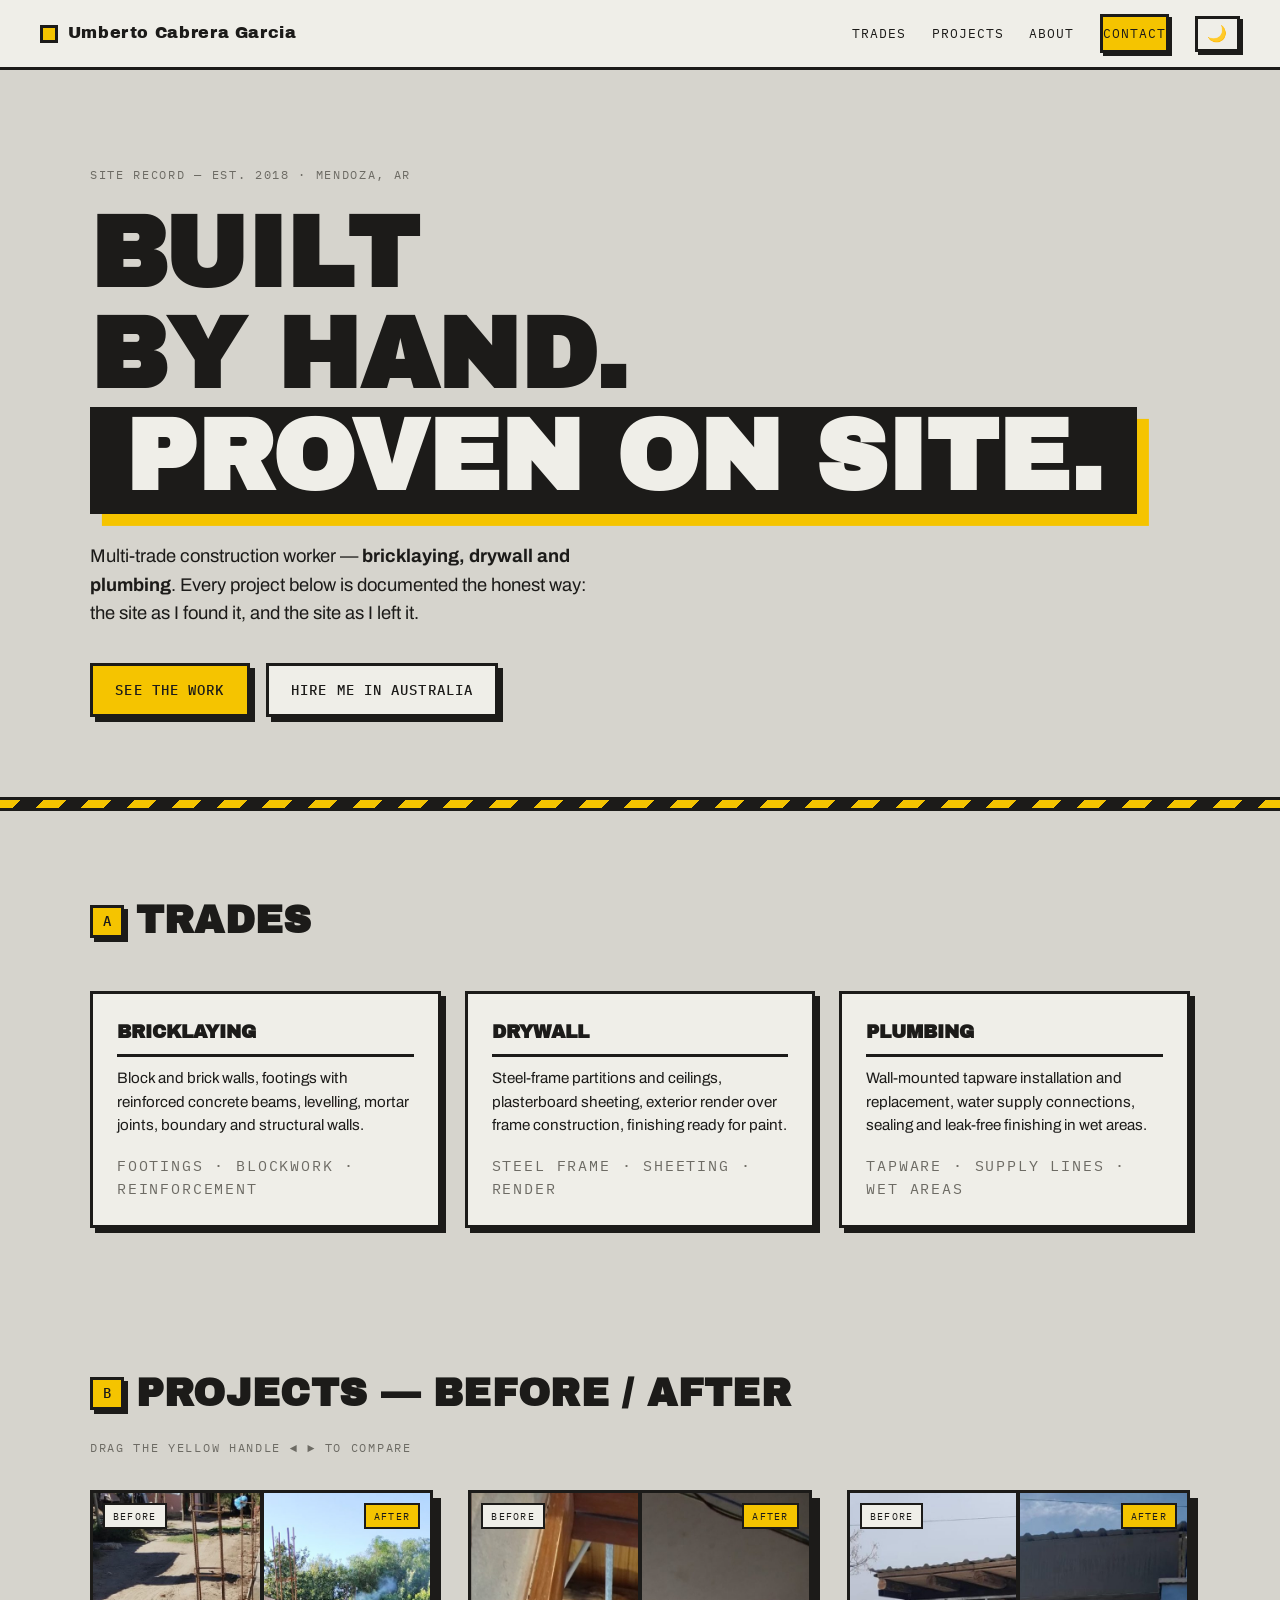
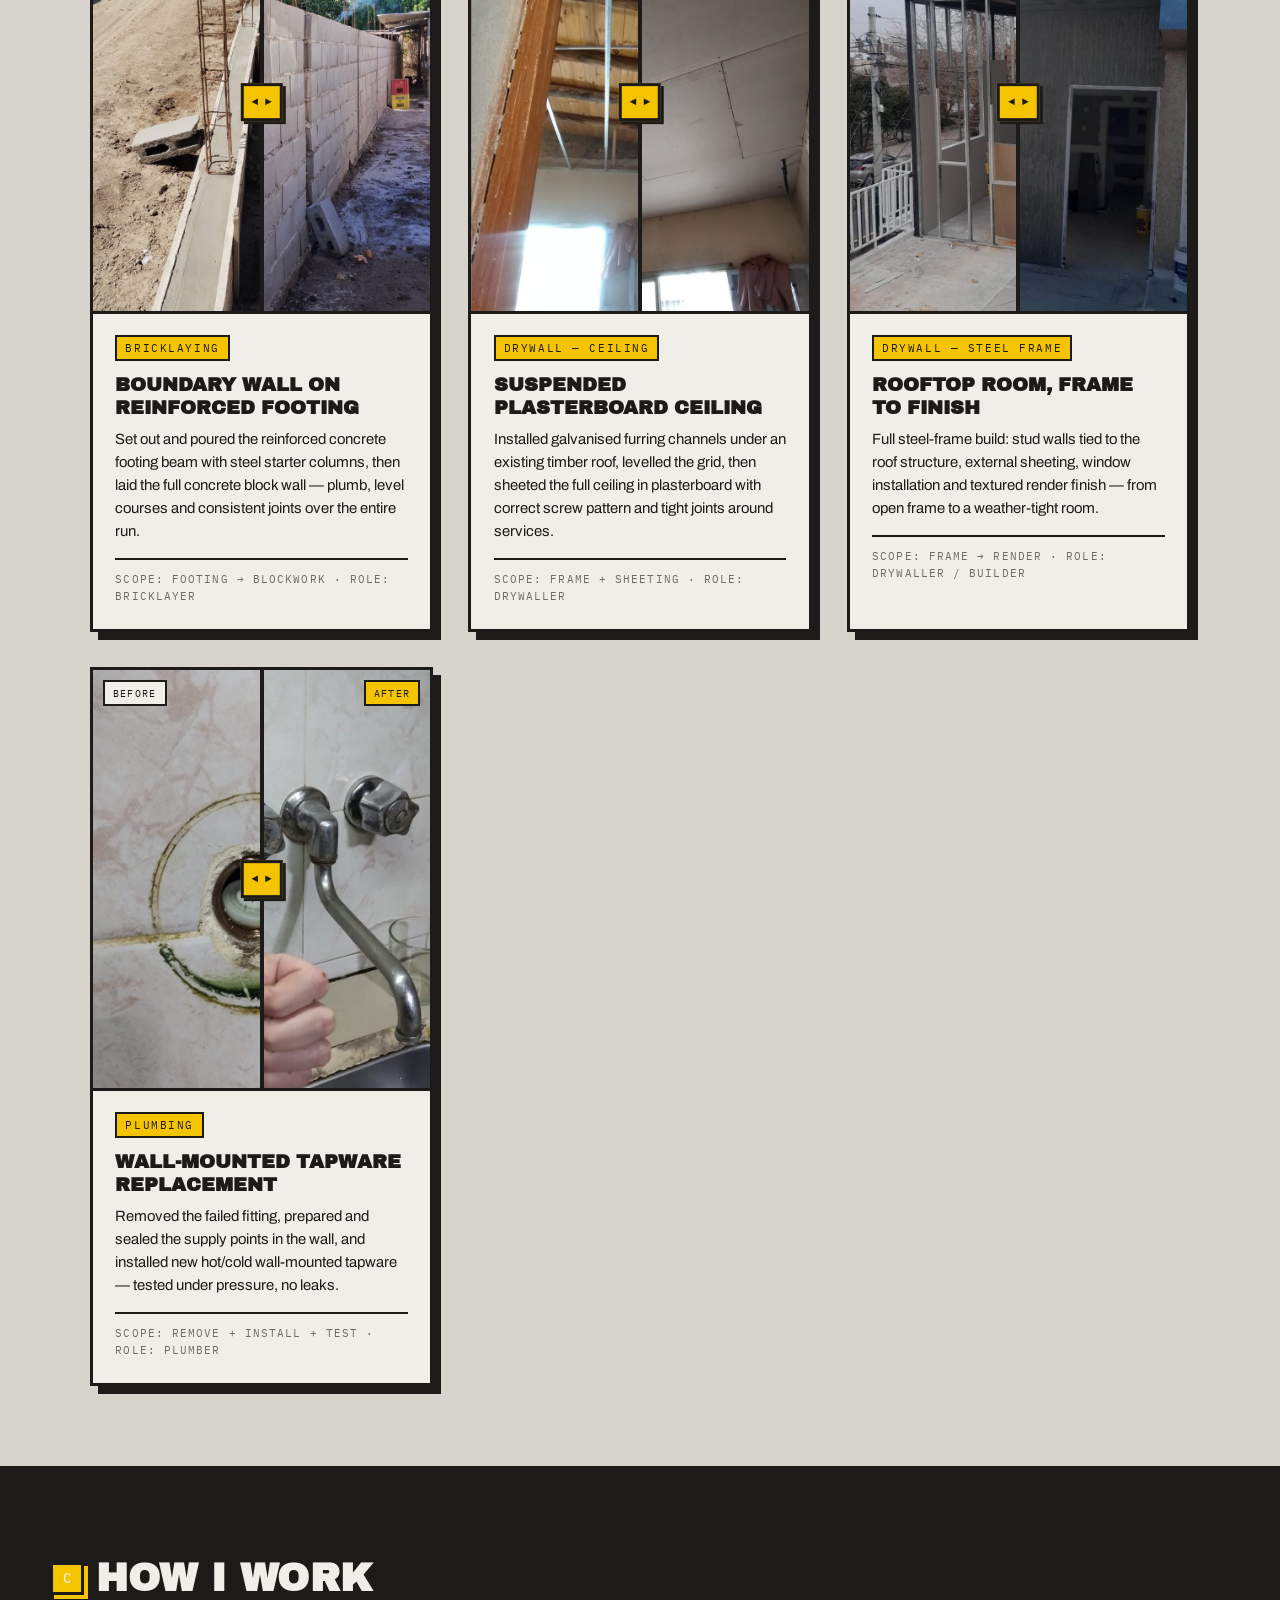
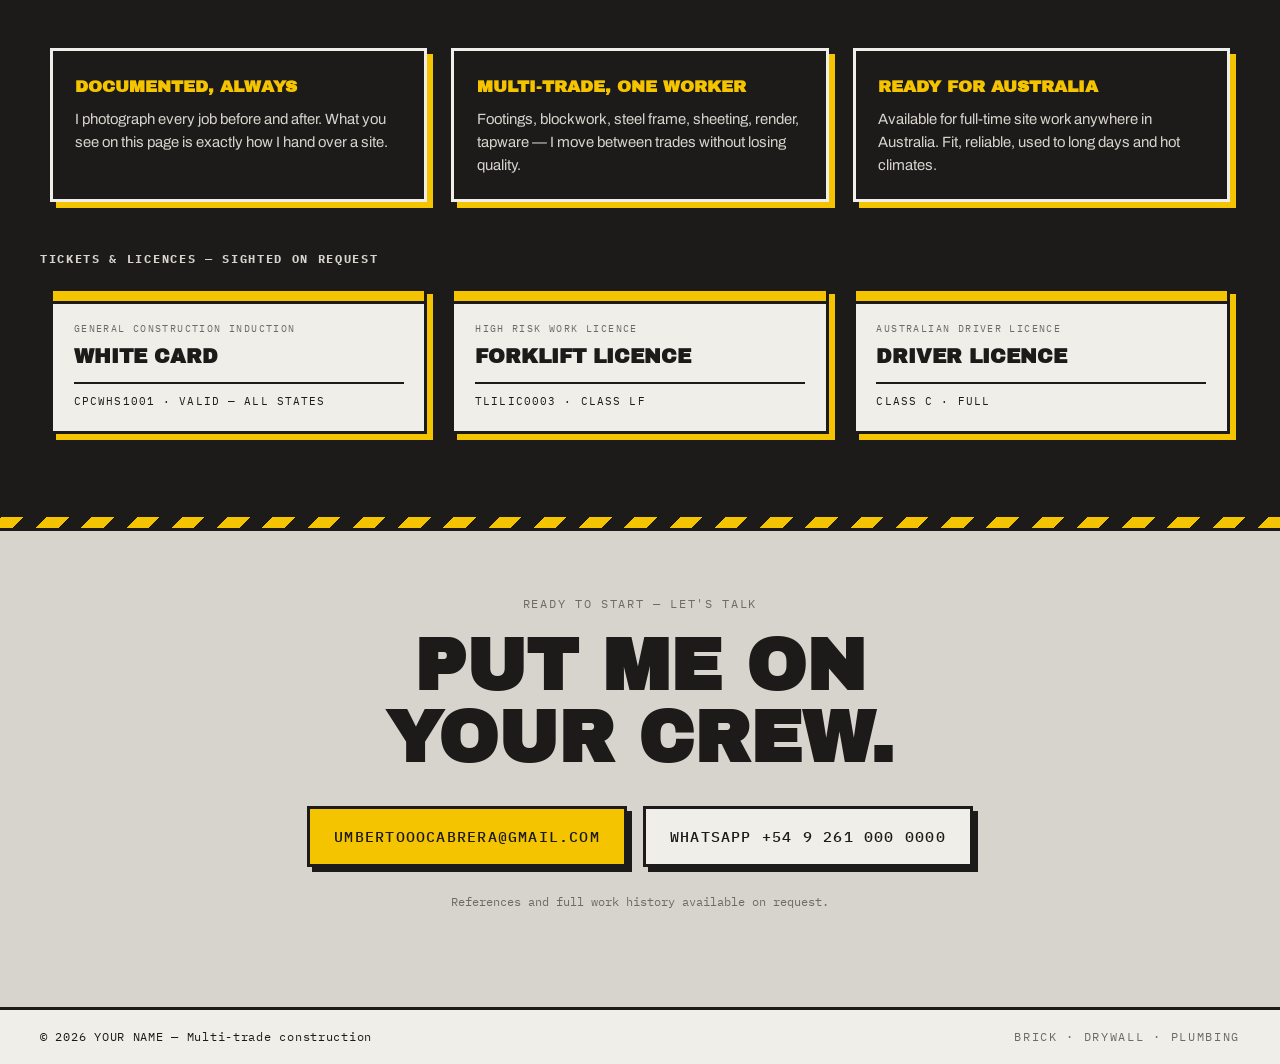
<file: index.html>
<!DOCTYPE html>
<html lang="en">
<head>
  <meta charset="UTF-8" />
  <meta name="viewport" content="width=device-width, initial-scale=1.0, viewport-fit=cover" />
  <title>BlueCollar Portfolio — Bricklaying · Drywall · Plumbing</title>
  <meta name="description" content="Hands-on construction portfolio: bricklaying, drywall and plumbing. Before/after project record. Ready to work in Australia." />

  <link rel="preconnect" href="https://fonts.googleapis.com" />
  <link rel="preconnect" href="https://fonts.gstatic.com" crossorigin />
  <link rel="preload" as="style" href="https://fonts.googleapis.com/css2?family=Archivo+Black&family=Archivo:wght@400;500;600&family=IBM+Plex+Mono:wght@400;500&display=swap" />
  <link href="https://fonts.googleapis.com/css2?family=Archivo+Black&family=Archivo:wght@400;500;600&family=IBM+Plex+Mono:wght@400;500&display=swap" rel="stylesheet" media="print" onload="this.media='all'" />
  <noscript><link href="https://fonts.googleapis.com/css2?family=Archivo+Black&family=Archivo:wght@400;500;600&family=IBM+Plex+Mono:wght@400;500&display=swap" rel="stylesheet" /></noscript>

  <link rel="stylesheet" href="styles.css" />
</head>
<body>

  <!-- ===== HEADER ===== -->
  <header class="site-header">
    <a class="brand" href="#top">
      <span class="brand__mark" aria-hidden="true"></span>
      <!-- EDITA AQUÍ: tu nombre -->
      <span class="brand__name">Umberto Cabrera Garcia</span>
    </a>
    <nav class="site-nav" aria-label="Main">
      <a href="#trades">Trades</a>
      <a href="#projects">Projects</a>
      <a href="#about">About</a>
      <a class="nav-cta" href="#contact">Contact</a>
      <button class="theme-toggle" id="themeToggle" aria-label="Toggle dark mode" title="Toggle dark mode">
        <span class="theme-toggle__icon">🌙</span>
      </button>
    </nav>
  </header>

  <main id="top">

    <!-- ===== HERO ===== -->
    <section class="hero">
      <p class="stamp reveal">SITE RECORD — EST. 2018 · MENDOZA, AR</p>
      <h1 class="hero__title reveal">
        <span>BUILT</span>
        <span>BY&nbsp;HAND.</span>
        <span class="hero__title-accent">PROVEN ON SITE.</span>
      </h1>
      <p class="hero__lede reveal">
        Multi-trade construction worker — <strong>bricklaying, drywall and plumbing</strong>.
        Every project below is documented the honest way: the site as I found it,
        and the site as I left it.
      </p>
      <div class="hero__actions reveal">
        <a class="btn btn--solid" href="#projects">See the work</a>
        <a class="btn btn--line" href="#contact">Hire me in Australia</a>
      </div>
      <div class="hazard" aria-hidden="true"></div>
    </section>

    <!-- ===== TRADES ===== -->
    <section class="trades" id="trades">
      <h2 class="section-title"><span class="section-title__no">A</span>Trades</h2>
      <div class="trades__grid">
        <article class="trade reveal">
          <h3>Bricklaying</h3>
          <p>Block and brick walls, footings with reinforced concrete beams, levelling, mortar joints, boundary and structural walls.</p>
          <p class="trade__spec">FOOTINGS · BLOCKWORK · REINFORCEMENT</p>
        </article>
        <article class="trade reveal">
          <h3>Drywall</h3>
          <p>Steel-frame partitions and ceilings, plasterboard sheeting, exterior render over frame construction, finishing ready for paint.</p>
          <p class="trade__spec">STEEL FRAME · SHEETING · RENDER</p>
        </article>
        <article class="trade reveal">
          <h3>Plumbing</h3>
          <p>Wall-mounted tapware installation and replacement, water supply connections, sealing and leak-free finishing in wet areas.</p>
          <p class="trade__spec">TAPWARE · SUPPLY LINES · WET AREAS</p>
        </article>
      </div>
    </section>

    <!-- ===== PROJECTS ===== -->
    <section class="projects" id="projects">
      <h2 class="section-title"><span class="section-title__no">B</span>Projects — before / after</h2>
      <p class="projects__hint stamp">DRAG THE YELLOW HANDLE ◄ ► TO COMPARE</p>

      <div class="projects__grid">

        <!-- Card 1: Bricklaying -->
        <article class="card reveal">
          <div class="compare" data-compare>
            <img class="compare__img compare__img--after" src="assets/brick-after.jpg" alt="After: finished concrete block boundary wall, level courses and clean mortar joints" />
            <div class="compare__before-wrap">
              <img class="compare__img" src="assets/brick-before.jpg" alt="Before: reinforced concrete footing beam with steel starter bars, prior to blockwork" />
            </div>
            <div class="compare__divider" aria-hidden="true"><span class="compare__handle">◄ ►</span></div>
            <span class="compare__tag compare__tag--before" aria-hidden="true">BEFORE</span>
            <span class="compare__tag compare__tag--after" aria-hidden="true">AFTER</span>
            <input class="compare__range" type="range" min="0" max="100" value="50"
                   aria-label="Comparison slider: reinforced footing before, finished block wall after" />
          </div>
          <div class="card__body">
            <p class="card__trade">BRICKLAYING</p>
            <h3 class="card__title">Boundary wall on reinforced footing</h3>
            <p class="card__desc">
              Set out and poured the reinforced concrete footing beam with steel starter columns,
              then laid the full concrete block wall — plumb, level courses and consistent joints
              over the entire run.
            </p>
            <p class="card__meta">SCOPE: FOOTING → BLOCKWORK · ROLE: BRICKLAYER</p>
          </div>
        </article>

        <!-- Card 2: Drywall ceiling -->
        <article class="card reveal">
          <div class="compare" data-compare>
            <img class="compare__img compare__img--after" src="assets/ceiling-after.jpg" alt="After: plasterboard ceiling fully sheeted and screwed off, ready for finishing" />
            <div class="compare__before-wrap">
              <img class="compare__img" src="assets/ceiling-before.jpg" alt="Before: exposed timber roof structure with galvanised steel furring channels installed" />
            </div>
            <div class="compare__divider" aria-hidden="true"><span class="compare__handle">◄ ►</span></div>
            <span class="compare__tag compare__tag--before" aria-hidden="true">BEFORE</span>
            <span class="compare__tag compare__tag--after" aria-hidden="true">AFTER</span>
            <input class="compare__range" type="range" min="0" max="100" value="50"
                   aria-label="Comparison slider: exposed ceiling frame before, sheeted plasterboard ceiling after" />
          </div>
          <div class="card__body">
            <p class="card__trade">DRYWALL — CEILING</p>
            <h3 class="card__title">Suspended plasterboard ceiling</h3>
            <p class="card__desc">
              Installed galvanised furring channels under an existing timber roof, levelled the
              grid, then sheeted the full ceiling in plasterboard with correct screw pattern and
              tight joints around services.
            </p>
            <p class="card__meta">SCOPE: FRAME + SHEETING · ROLE: DRYWALLER</p>
          </div>
        </article>

        <!-- Card 3: Drywall / steel frame room -->
        <article class="card reveal">
          <div class="compare" data-compare>
            <img class="compare__img compare__img--after" src="assets/drywall-after.jpg" alt="After: completed rooftop room with rendered exterior walls, windows and roofing installed" />
            <div class="compare__before-wrap">
              <img class="compare__img" src="assets/drywall-before.jpg" alt="Before: open steel stud frame of the rooftop room during construction" />
            </div>
            <div class="compare__divider" aria-hidden="true"><span class="compare__handle">◄ ►</span></div>
            <span class="compare__tag compare__tag--before" aria-hidden="true">BEFORE</span>
            <span class="compare__tag compare__tag--after" aria-hidden="true">AFTER</span>
            <input class="compare__range" type="range" min="0" max="100" value="50"
                   aria-label="Comparison slider: steel stud frame before, finished rendered room after" />
          </div>
          <div class="card__body">
            <p class="card__trade">DRYWALL — STEEL FRAME</p>
            <h3 class="card__title">Rooftop room, frame to finish</h3>
            <p class="card__desc">
              Full steel-frame build: stud walls tied to the roof structure, external sheeting,
              window installation and textured render finish — from open frame to a weather-tight
              room.
            </p>
            <p class="card__meta">SCOPE: FRAME → RENDER · ROLE: DRYWALLER / BUILDER</p>
          </div>
        </article>

        <!-- Card 4: Plumbing -->
        <article class="card reveal">
          <div class="compare" data-compare>
            <img class="compare__img compare__img--after" src="assets/plumbing-after.jpg" alt="After: new wall-mounted kitchen tapware installed, sealed and working" />
            <div class="compare__before-wrap">
              <img class="compare__img" src="assets/plumbing-before.jpg" alt="Before: open wall supply point with old fitting removed" />
            </div>
            <div class="compare__divider" aria-hidden="true"><span class="compare__handle">◄ ►</span></div>
            <span class="compare__tag compare__tag--before" aria-hidden="true">BEFORE</span>
            <span class="compare__tag compare__tag--after" aria-hidden="true">AFTER</span>
            <input class="compare__range" type="range" min="0" max="100" value="50"
                   aria-label="Comparison slider: open supply point before, installed tapware after" />
          </div>
          <div class="card__body">
            <p class="card__trade">PLUMBING</p>
            <h3 class="card__title">Wall-mounted tapware replacement</h3>
            <p class="card__desc">
              Removed the failed fitting, prepared and sealed the supply points in the wall, and
              installed new hot/cold wall-mounted tapware — tested under pressure, no leaks.
            </p>
            <p class="card__meta">SCOPE: REMOVE + INSTALL + TEST · ROLE: PLUMBER</p>
          </div>
        </article>

      </div>
    </section>

    <!-- ===== ABOUT ===== -->
    <section class="about" id="about">
      <h2 class="section-title section-title--light"><span class="section-title__no">C</span>How I work</h2>
      <div class="about__grid">
        <div class="about__item reveal">
          <h3>Documented, always</h3>
          <p>I photograph every job before and after. What you see on this page is exactly how I hand over a site.</p>
        </div>
        <div class="about__item reveal">
          <h3>Multi-trade, one worker</h3>
          <p>Footings, blockwork, steel frame, sheeting, render, tapware — I move between trades without losing quality.</p>
        </div>
        <div class="about__item reveal">
          <h3>Ready for Australia</h3>
          <p>Available for full-time site work anywhere in Australia. Fit, reliable, used to long days and hot climates.</p>
        </div>
      </div>

      <!-- Tickets y licencias -->
      <h3 class="about__subtitle stamp">TICKETS &amp; LICENCES — SIGHTED ON REQUEST</h3>
      <div class="creds__grid">
        <article class="cred reveal">
          <p class="cred__type">GENERAL CONSTRUCTION INDUCTION</p>
          <h4 class="cred__name">White Card</h4>
          <!-- EDITA AQUÍ: número de tarjeta / estado emisor si querés mostrarlo -->
          <p class="cred__code">CPCWHS1001 · VALID — ALL STATES</p>
        </article>
        <article class="cred reveal">
          <p class="cred__type">HIGH RISK WORK LICENCE</p>
          <h4 class="cred__name">Forklift Licence</h4>
          <p class="cred__code">TLILIC0003 · CLASS LF</p>
        </article>
        <article class="cred reveal">
          <p class="cred__type">AUSTRALIAN DRIVER LICENCE</p>
          <h4 class="cred__name">Driver Licence</h4>
          <p class="cred__code">CLASS C · FULL</p>
        </article>
      </div>
    </section>

    <!-- ===== CONTACT ===== -->
    <section class="contact" id="contact">
      <div class="hazard" aria-hidden="true"></div>
      <p class="stamp">READY TO START — LET'S TALK</p>
      <h2 class="contact__title">PUT ME ON<br />YOUR CREW.</h2>
      <div class="contact__actions">
        <!-- EDITA AQUÍ: tu email y WhatsApp -->
        <a class="btn btn--solid btn--big" href="mailto:umbertooocabrera@gmail.com">umbertooocabrera@gmail.com</a>
        <a class="btn btn--line btn--big" href="https://wa.me/+5492994565936
        " target="_blank" rel="noopener">WhatsApp +54 9 261 000 0000</a>
      </div>
      <p class="contact__note">References and full work history available on request.</p>
    </section>

  </main>

  <footer class="site-footer">
    <span>© <span id="year"></span> YOUR NAME — Multi-trade construction</span>
    <span class="stamp">BRICK · DRYWALL · PLUMBING</span>
  </footer>

  <script src="main.js" defer></script>
</body>
</html>
</file>
<file: styles.css>
/* ============================================================
   SITE BRUTALISM — portfolio de oficios (RESPONSIVE 320–1536px)
   Paleta: hormigón, yeso, carbón, acero, amarillo alta visibilidad
   ============================================================ */

:root {
  --concrete: #d6d4cd;   /* fondo general — muro revocado */
  --plaster:  #efeee8;   /* cards — placa de yeso */
  --charcoal: #1c1b19;   /* tinta / estructura */
  --steel:    #6d6b64;   /* texto secundario — perfil galvanizado */
  --hivis:    #f5c400;   /* acento — chaleco alta visibilidad */

  --border: 3px solid var(--charcoal);
  --shadow: 8px 8px 0 var(--charcoal);
  --shadow-sm: 5px 5px 0 var(--charcoal);

  --font-display: "Archivo Black", "Arial Black", sans-serif;
  --font-body: "Archivo", "Helvetica Neue", Arial, sans-serif;
  --font-mono: "IBM Plex Mono", "Courier New", monospace;

  --maxw: 1180px;

  /* padding lateral global; respeta el notch de iPhone (safe areas) */
  --pad-x: clamp(1rem, 4vw, 2.5rem);
  --pad-l: max(var(--pad-x), env(safe-area-inset-left));
  --pad-r: max(var(--pad-x), env(safe-area-inset-right));
}

* { margin: 0; padding: 0; box-sizing: border-box; }

html {
  scroll-behavior: smooth;
  /* evita que iOS agrande el texto al rotar el teléfono */
  -webkit-text-size-adjust: 100%;
  text-size-adjust: 100%;
}

body {
  font-family: var(--font-body);
  background: var(--concrete);
  color: var(--charcoal);
  line-height: 1.55;
  -webkit-font-smoothing: antialiased;
  /* corta cualquier desborde horizontal (franjas full-bleed, etc.) */
  overflow-x: clip;
}

img { display: block; max-width: 100%; }

/* ---------- utilidades ---------- */

.stamp {
  font-family: var(--font-mono);
  font-size: 0.75rem;
  letter-spacing: 0.14em;
  color: var(--steel);
}

.hazard {
  height: 14px;
  background: repeating-linear-gradient(
    -45deg,
    var(--hivis) 0 16px,
    var(--charcoal) 16px 32px
  );
  border-top: var(--border);
  border-bottom: var(--border);
}

.section-title {
  font-family: var(--font-display);
  font-size: clamp(1.6rem, 4vw, 2.4rem);
  text-transform: uppercase;
  letter-spacing: 0.01em;
  display: flex;
  align-items: center;
  gap: 0.75rem;
  margin-bottom: 2.5rem;
}

.section-title__no {
  font-family: var(--font-mono);
  font-size: 0.9rem;
  font-weight: 500;
  background: var(--hivis);
  border: var(--border);
  padding: 0.15rem 0.6rem;
  box-shadow: 4px 4px 0 var(--charcoal);
}

.section-title--light { color: var(--plaster); }
.section-title--light .section-title__no { box-shadow: 4px 4px 0 var(--hivis); }

/* ---------- botones ---------- */

.btn {
  display: inline-block;
  font-family: var(--font-mono);
  font-weight: 500;
  font-size: 0.85rem;
  letter-spacing: 0.08em;
  text-transform: uppercase;
  text-decoration: none;
  padding: 0.85rem 1.4rem;
  border: var(--border);
  transition: transform 0.12s ease, box-shadow 0.12s ease;
}

.btn--solid { background: var(--hivis); color: var(--charcoal); box-shadow: var(--shadow-sm); }
.btn--line  { background: var(--plaster); color: var(--charcoal); box-shadow: var(--shadow-sm); }
.btn--big   { font-size: clamp(0.78rem, 3.4vw, 0.95rem); padding: 1rem 1.5rem; overflow-wrap: anywhere; }

.btn:hover,
.btn:focus-visible {
  transform: translate(-2px, -2px);
  box-shadow: 7px 7px 0 var(--charcoal);
}

.btn:active { transform: translate(3px, 3px); box-shadow: 2px 2px 0 var(--charcoal); }

:focus-visible { outline: 3px solid var(--hivis); outline-offset: 3px; }

/* ---------- header ---------- */

.site-header {
  position: sticky;
  top: 0;
  z-index: 50;
  display: flex;
  align-items: center;
  justify-content: space-between;
  flex-wrap: wrap;
  gap: 0.6rem 1rem;
  padding: 0.9rem var(--pad-r) 0.9rem var(--pad-l);
  background: var(--plaster);
  border-bottom: var(--border);
}

.brand {
  display: flex;
  align-items: center;
  gap: 0.6rem;
  text-decoration: none;
  color: var(--charcoal);
  font-family: var(--font-display);
  font-size: 1rem;
  letter-spacing: 0.04em;
}

.brand__mark {
  width: 18px;
  height: 18px;
  background: var(--hivis);
  border: var(--border);
}

.site-nav {
  display: flex;
  align-items: center;
  flex-wrap: wrap;
  gap: 0.3rem clamp(0.8rem, 2.5vw, 1.6rem);
  font-family: var(--font-mono);
  font-size: 0.8rem;
  letter-spacing: 0.08em;
  text-transform: uppercase;
}

.site-nav a {
  color: var(--charcoal);
  text-decoration: none;
  /* área táctil cómoda en móviles */
  padding: 0.4rem 0;
}

.site-nav a:hover { text-decoration: underline; text-underline-offset: 4px; text-decoration-thickness: 2px; }
:root {
  /* LIGHT MODE (default) */
  --concrete: #d6d4cd;
  --plaster:  #efeee8;
  --charcoal: #1c1b19;
  --steel:    #6d6b64;
  --hivis:    #f5c400;

  --border: 3px solid var(--charcoal);
  --shadow: 8px 8px 0 var(--charcoal);
  --shadow-sm: 5px 5px 0 var(--charcoal);

  --font-display: "Archivo Black", "Arial Black", sans-serif;
  --font-body: "Archivo", "Helvetica Neue", Arial, sans-serif;
  --font-mono: "IBM Plex Mono", "Courier New", monospace;

  --maxw: 1180px;
  --pad-x: clamp(1rem, 4vw, 2.5rem);
  --pad-l: max(var(--pad-x), env(safe-area-inset-left));
  --pad-r: max(var(--pad-x), env(safe-area-inset-right));
}

/* DARK MODE */
[data-theme="dark"] {
  --concrete: #1a1918;
  --plaster:  #2a2926;
  --charcoal: #e8e7e0;
  --steel:    #9a9a96;
  --hivis:    #f5c400;
}
.nav-cta {
  background: var(--hivis);
  border: var(--border);
  padding: 0.35rem 0.8rem;
  box-shadow: 3px 3px 0 var(--charcoal);
}

/* ---------- theme toggle ---------- */

.theme-toggle {
  background: transparent;
  border: var(--border);
  padding: 0.35rem 0.6rem;
  font-size: 1rem;
  cursor: pointer;
  display: flex;
  align-items: center;
  justify-content: center;
  transition: transform 0.12s ease, box-shadow 0.12s ease;
  box-shadow: 3px 3px 0 var(--charcoal);
}

.theme-toggle:hover {
  transform: translate(-2px, -2px);
  box-shadow: 5px 5px 0 var(--charcoal);
}

.theme-toggle:active {
  transform: translate(2px, 2px);
  box-shadow: 1px 1px 0 var(--charcoal);
}

.theme-toggle__icon {
  display: inline-block;
  transition: transform 0.3s ease;
}

.theme-toggle:hover .theme-toggle__icon {
  transform: rotate(20deg);
}

/* ---------- hero ---------- */

.hero {
  max-width: var(--maxw);
  margin: 0 auto;
  padding: clamp(2.5rem, 8vw, 6rem) var(--pad-r) 0 var(--pad-l);
}

.hero .stamp { margin-bottom: 1.2rem; }

.hero__title {
  font-family: var(--font-display);
  font-size: clamp(2rem, 8.4vw, 6.2rem);
  line-height: 1.02;
  text-transform: uppercase;
  display: flex;
  flex-direction: column;
  overflow-wrap: anywhere;
}

.hero__title-accent {
  color: var(--plaster);
  background: var(--charcoal);
  width: fit-content;
  max-width: 100%;
  padding: 0 0.35em 0.06em;
  box-shadow: 0.12em 0.12em 0 var(--hivis);
  /* si el texto corta línea, cada línea conserva el fondo y el padding */
  -webkit-box-decoration-break: clone;
  box-decoration-break: clone;
}

.hero__lede {
  max-width: 46ch;
  font-size: clamp(1rem, 2vw, 1.15rem);
  margin: 1.8rem 0 2.2rem;
  color: var(--charcoal);
}

.hero__actions { display: flex; flex-wrap: wrap; gap: 1rem; margin-bottom: clamp(3rem, 7vw, 5rem); }

.hero > .hazard { margin: 0 calc(50% - 50vw); }

/* ---------- trades ---------- */

.trades {
  max-width: var(--maxw);
  margin: 0 auto;
  padding: clamp(3rem, 7vw, 5rem) var(--pad-r) clamp(3rem, 7vw, 5rem) var(--pad-l);
}

.trades__grid {
  display: grid;
  grid-template-columns: repeat(auto-fit, minmax(min(260px, 100%), 1fr));
  gap: 1.5rem;
}

.trade {
  background: var(--plaster);
  border: var(--border);
  box-shadow: var(--shadow-sm);
  padding: 1.5rem;
}

.trade h3 {
  font-family: var(--font-display);
  text-transform: uppercase;
  font-size: 1.15rem;
  margin-bottom: 0.6rem;
  border-bottom: var(--border);
  padding-bottom: 0.5rem;
}

.trade p { font-size: 0.95rem; }

.trade__spec {
  margin-top: 1rem;
  font-family: var(--font-mono);
  font-size: 0.7rem;
  letter-spacing: 0.12em;
  color: var(--steel);
}

/* ---------- projects ---------- */

.projects {
  max-width: var(--maxw);
  margin: 0 auto;
  padding: clamp(2rem, 5vw, 3.5rem) var(--pad-r) clamp(3rem, 7vw, 5rem) var(--pad-l);
}

.projects__hint { margin: -1.5rem 0 2rem; }

.projects__grid {
  display: grid;
  grid-template-columns: repeat(auto-fit, minmax(min(300px, 100%), 1fr));
  gap: clamp(1.5rem, 3vw, 2.2rem);
}

.card {
  background: var(--plaster);
  border: var(--border);
  box-shadow: var(--shadow);
  display: flex;
  flex-direction: column;
}

.card__body { padding: 1.3rem 1.4rem 1.5rem; }

.card__trade {
  font-family: var(--font-mono);
  font-size: 0.7rem;
  letter-spacing: 0.14em;
  background: var(--hivis);
  border: 2px solid var(--charcoal);
  width: fit-content;
  padding: 0.15rem 0.5rem;
  margin-bottom: 0.7rem;
}

.card__title {
  font-family: var(--font-display);
  font-size: 1.2rem;
  text-transform: uppercase;
  line-height: 1.2;
  margin-bottom: 0.6rem;
}

.card__desc { font-size: 0.93rem; }

.card__meta {
  margin-top: 0.9rem;
  font-family: var(--font-mono);
  font-size: 0.68rem;
  letter-spacing: 0.1em;
  color: var(--steel);
  border-top: 2px solid var(--charcoal);
  padding-top: 0.7rem;
}

/* ---------- comparador antes / después ---------- */

.compare {
  position: relative;
  aspect-ratio: 4 / 5;
  overflow: hidden;
  border-bottom: var(--border);
  /* pan-y: el usuario puede seguir scrolleando la página verticalmente;
     el drag horizontal lo captura el slider */
  touch-action: pan-y;
  user-select: none;
  -webkit-user-select: none;
  --pos: 50%;
}

.compare__img {
  position: absolute;
  inset: 0;
  width: 100%;
  height: 100%;
  object-fit: cover;
}

/* la imagen BEFORE va encima, recortada por --pos */
.compare__before-wrap {
  position: absolute;
  inset: 0;
  clip-path: inset(0 calc(100% - var(--pos)) 0 0);
}

.compare__divider {
  position: absolute;
  top: 0;
  bottom: 0;
  left: var(--pos);
  width: 4px;
  margin-left: -2px;
  background: var(--charcoal);
  pointer-events: none;
}

.compare__handle {
  position: absolute;
  top: 50%;
  left: 50%;
  transform: translate(-50%, -50%);
  background: var(--hivis);
  border: var(--border);
  box-shadow: 3px 3px 0 var(--charcoal);
  font-family: var(--font-mono);
  font-size: 0.7rem;
  font-weight: 500;
  padding: 0.45rem 0.5rem;
  white-space: nowrap;
}

.compare__tag {
  position: absolute;
  top: 10px;
  font-family: var(--font-mono);
  font-size: 0.65rem;
  letter-spacing: 0.12em;
  padding: 0.2rem 0.5rem;
  border: 2px solid var(--charcoal);
  pointer-events: none;
}

.compare__tag--before { left: 10px; background: var(--plaster); }
.compare__tag--after  { right: 10px; background: var(--hivis); }

/* input range invisible que cubre todo: mouse, touch y teclado gratis */
.compare__range {
  position: absolute;
  inset: 0;
  width: 100%;
  height: 100%;
  opacity: 0;
  cursor: ew-resize;
  -webkit-appearance: none;
  appearance: none;
}

.compare__range:focus-visible ~ .compare__divider .compare__handle,
.compare:has(.compare__range:focus-visible) .compare__handle {
  outline: 3px solid var(--charcoal);
  outline-offset: 2px;
}

/* ---------- about ---------- */

.about {
  background: var(--charcoal);
  color: var(--plaster);
  border-top: var(--border);
  border-bottom: var(--border);
}

.about > * {
  max-width: var(--maxw);
  margin-left: auto;
  margin-right: auto;
}

.about {
  padding: clamp(3rem, 7vw, 5rem) var(--pad-r) clamp(3rem, 7vw, 5rem) var(--pad-l);
}

.about__grid {
  display: grid;
  grid-template-columns: repeat(auto-fit, minmax(min(240px, 100%), 1fr));
  gap: 1.5rem;
}

.about__item {
  border: 3px solid var(--plaster);
  padding: 1.4rem;
  box-shadow: 6px 6px 0 var(--hivis);
}

.about__item h3 {
  font-family: var(--font-display);
  text-transform: uppercase;
  font-size: 1.05rem;
  margin-bottom: 0.5rem;
  color: var(--hivis);
}

.about__item p { font-size: 0.93rem; color: var(--concrete); }

/* ---------- tickets & licences ---------- */

.about__subtitle {
  margin: 3rem 0 1.2rem;
  color: var(--concrete);
}

.creds__grid {
  display: grid;
  grid-template-columns: repeat(auto-fit, minmax(min(220px, 100%), 1fr));
  gap: 1.5rem;
}

.cred {
  background: var(--plaster);
  color: var(--charcoal);
  border: var(--border);
  box-shadow: 6px 6px 0 var(--hivis);
  padding: 1.2rem 1.3rem 1.3rem;
  position: relative;
  overflow: hidden;
}

/* banda amarilla superior, como una credencial física */
.cred::before {
  content: "";
  position: absolute;
  top: 0;
  left: 0;
  right: 0;
  height: 10px;
  background: var(--hivis);
  border-bottom: var(--border);
}

.cred__type {
  margin-top: 0.7rem;
  font-family: var(--font-mono);
  font-size: 0.62rem;
  letter-spacing: 0.14em;
  color: var(--steel);
}

.cred__name {
  font-family: var(--font-display);
  font-size: 1.25rem;
  text-transform: uppercase;
  margin: 0.3rem 0 0.6rem;
}

.cred__code {
  font-family: var(--font-mono);
  font-size: 0.7rem;
  letter-spacing: 0.1em;
  border-top: 2px solid var(--charcoal);
  padding-top: 0.55rem;
}

/* ---------- contact ---------- */

.contact {
  text-align: center;
  padding-bottom: clamp(3.5rem, 8vw, 6rem);
}

.contact > .hazard { margin-bottom: clamp(2.5rem, 6vw, 4rem); border-top: none; }

.contact .stamp { display: block; margin-bottom: 1rem; }

.contact__title {
  font-family: var(--font-display);
  font-size: clamp(2.2rem, 7vw, 4.5rem);
  line-height: 1;
  text-transform: uppercase;
  margin-bottom: 2rem;
}

.contact__actions {
  display: flex;
  flex-wrap: wrap;
  justify-content: center;
  gap: 1rem;
  padding: 0 1rem;
}

.contact__note {
  margin-top: 1.6rem;
  font-family: var(--font-mono);
  font-size: 0.75rem;
  color: var(--steel);
}

/* ---------- footer ---------- */

.site-footer {
  display: flex;
  flex-wrap: wrap;
  gap: 0.6rem;
  justify-content: space-between;
  padding: 1.1rem var(--pad-r) max(1.1rem, env(safe-area-inset-bottom)) var(--pad-l);
  border-top: var(--border);
  background: var(--plaster);
  font-family: var(--font-mono);
  font-size: 0.75rem;
  letter-spacing: 0.06em;
}

/* ---------- reveal on scroll ---------- */

.reveal {
  opacity: 0;
  transform: translateY(18px);
  transition: opacity 0.5s ease, transform 0.5s ease;
}

.reveal.is-visible { opacity: 1; transform: none; }

@media (prefers-reduced-motion: reduce) {
  html { scroll-behavior: auto; }
  .reveal { opacity: 1; transform: none; transition: none; }
  .btn { transition: none; }
}

/* ---------- responsive ---------- */

/* Tablets chicas y móviles grandes */
@media (max-width: 720px) {
  .projects__grid { grid-template-columns: 1fr; }
  .card { box-shadow: var(--shadow-sm); }
}

/* Móviles (iPhone / Android modernos) */
@media (max-width: 560px) {
  .site-header {
    flex-direction: column;
    align-items: flex-start;
    padding-top: 0.7rem;
    padding-bottom: 0.7rem;
  }

  .site-nav {
    width: 100%;
    justify-content: space-between;
    gap: 0.2rem 0.6rem;
  }

  .hero__lede { font-size: 1rem; }

  /* botones a ancho completo: más fáciles de tocar con el pulgar */
  .hero__actions,
  .contact__actions { flex-direction: column; align-items: stretch; }
  .hero__actions .btn,
  .contact__actions .btn { text-align: center; }

  .section-title { flex-wrap: wrap; margin-bottom: 1.8rem; }

  .compare__handle { padding: 0.55rem 0.65rem; font-size: 0.75rem; }
}

/* Pantallas mínimas (320–375px) */
@media (max-width: 375px) {
  .site-nav { font-size: 0.72rem; letter-spacing: 0.05em; }
  .brand { font-size: 0.9rem; }
  .hero__title { font-size: clamp(1.7rem, 9.5vw, 2rem); }
  .contact__title { font-size: clamp(1.8rem, 10vw, 2.2rem); }
}
</file>
